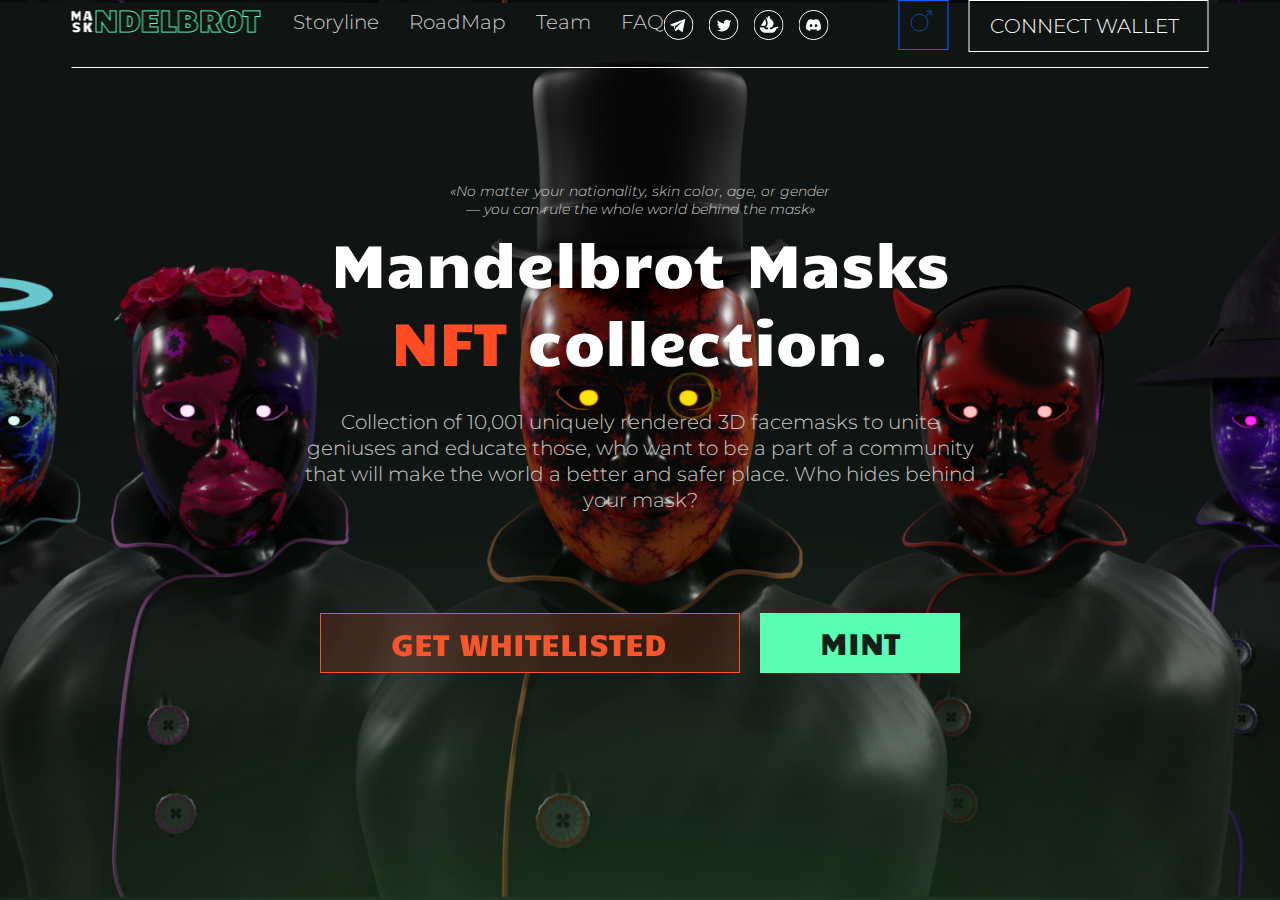
<file: lesson10/index.html>
<!DOCTYPE html>
<html lang="en">
<head>
  <meta charset="UTF-8">
  <meta name="viewport" content="width=device-width, initial-scale=1.0">
  <title>HTML</title>
  <link rel="stylesheet" href="css/style.css">
  <link rel="stylesheet" href="css/fonts.css">
</head>

<body>

  <div class="container">
    
    <div class="menu">
      <div class="menu_item">
        <img class="logo" src="img/logo.png" alt="logo">
        <nav>
          <ul class="navigation">
            <li><a href="#">Storyline</a></li>
            <li><a href="#">RoadMap</a></li>
            <li><a href="#">Team</a></li>
            <li><a href="#">FAQ</a></li>
          </ul>
        </nav>
      </div>

      <div class="menu_item">
        <a href="#"><img class="icon" src="img/telegramm.svg" alt="telegramm"></a>
        <a href="#"><img class="icon" src="img/twitter.svg" alt="twitter"></a>
        <a href="#"><img class="icon" src="img/opensea-seeklogo.svg" alt="opensea-seeklogo"></a>
        <a href="#"><img class="icon" src="img/discord.svg" alt="discord"></a>
        <div class="man"></div>
        <a href="#" class="btn">connect wallet</a>
      </div>
    </div>

  </div>

  <section class="wrap">

    <div class="content">
      <p class="content1">«No matter your nationality, skin color, age, or gender — you can rule the whole world behind the mask»</p>
      <h1 class="title">Mandelbrot Masks <span class="title_text">NFT</span> collection.</h1>
      <p class="content2">Collection of 10,001 uniquely rendered 3D facemasks to unite geniuses and educate those, who want to be a part of a community that will make the world a better and safer place. Who hides behind your mask?</p>
      <div class="buttons">
        <a href="#" class="btn1">get whitelisted</a>
        <a href="#" class="btn2">mint</a>
      </div>
    </div>

    <div class="oval"></div>

  </section>
</body>

</html>
</file>
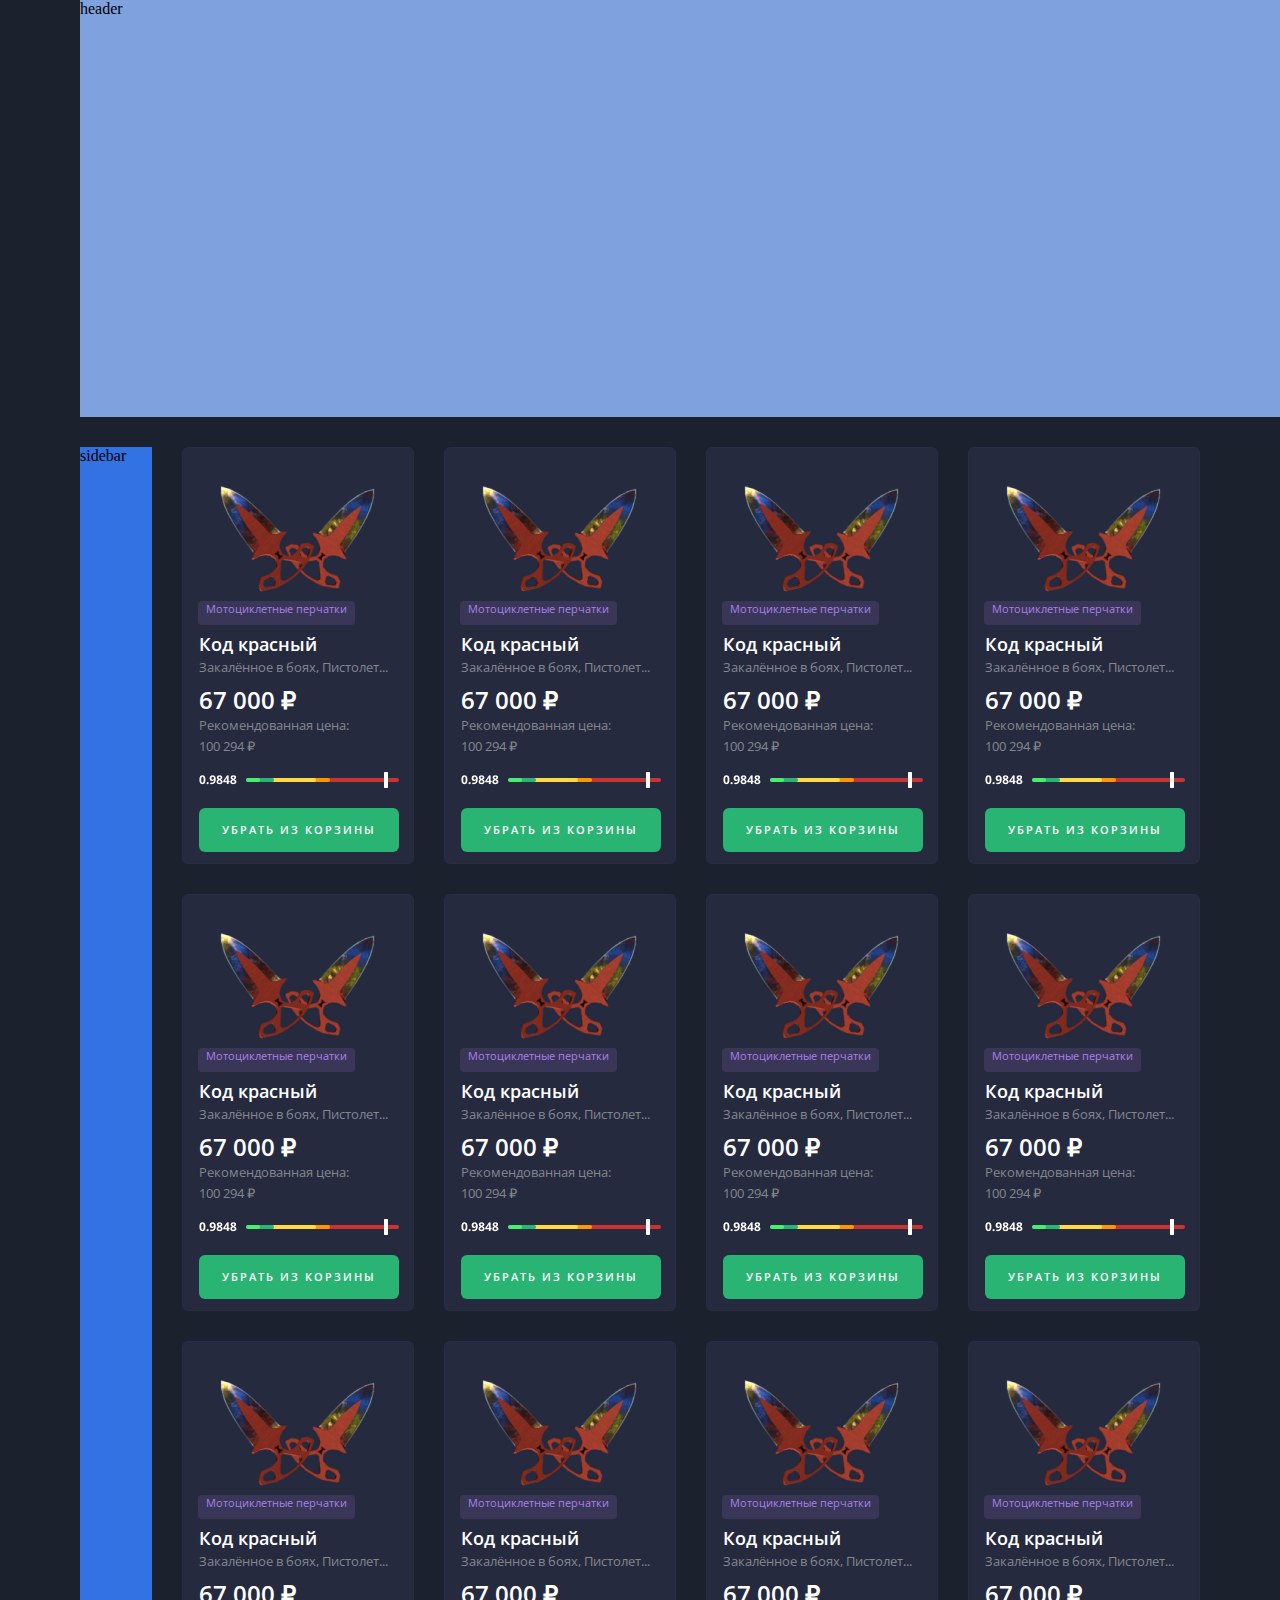
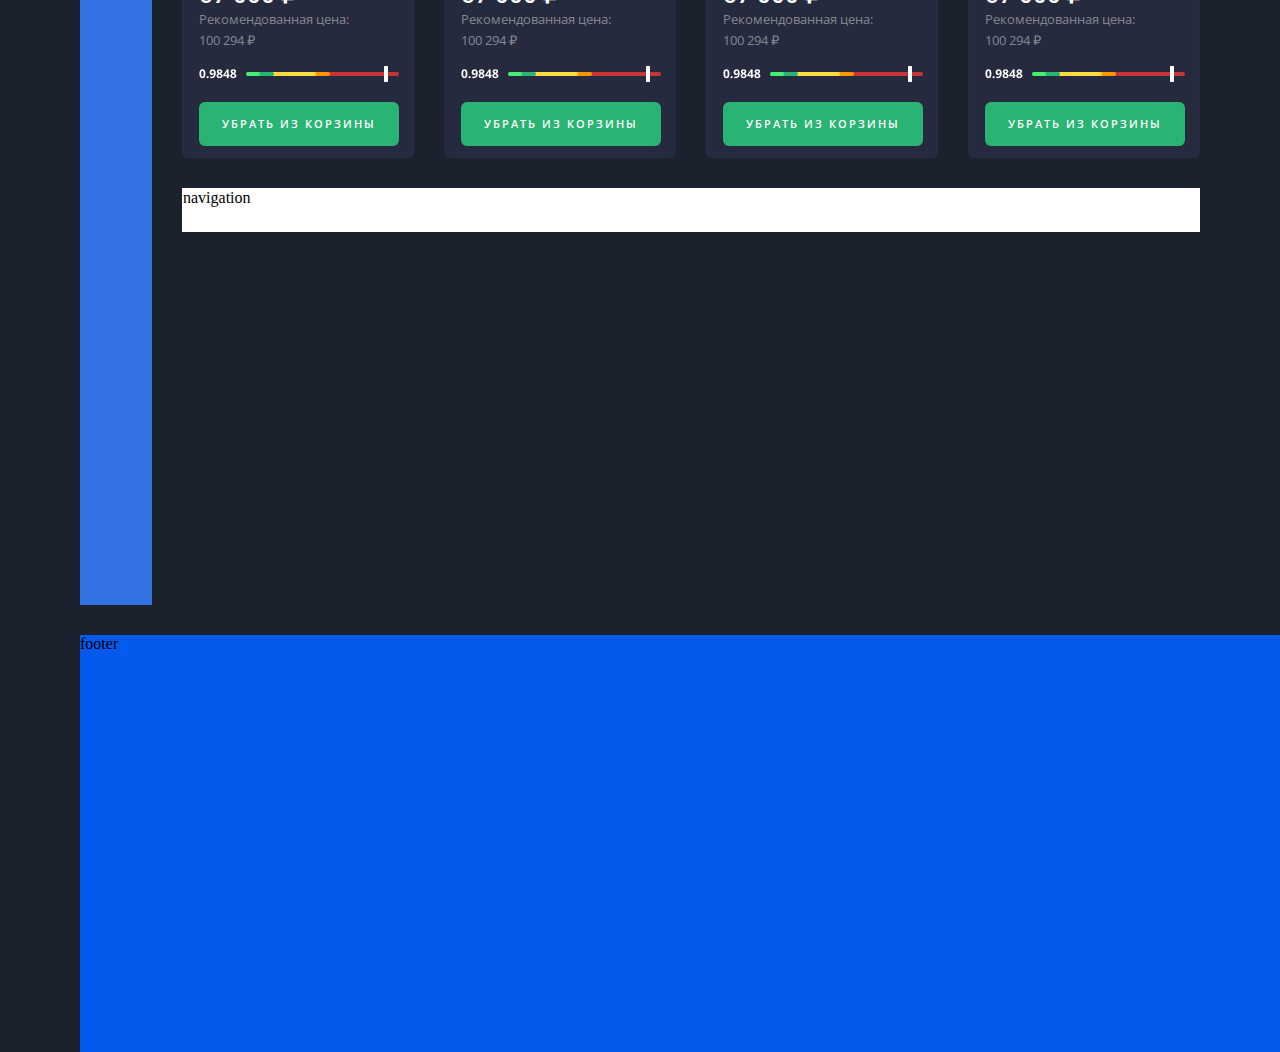
<file: lesson11/index.html>
<!DOCTYPE html>
<html lang="ru">
<head>
  <meta charset="UTF-8">
  <meta name="viewport" content="width=device-width, initial-scale=1.0">
  <title>Lesson11</title>
  <link rel="stylesheet" href="css/style.css">
  <link rel="stylesheet" href="css/fonts.css">
</head>

<body>

<div class="container">

  <div class="grid">

    <div class="grid-item grid-item1">header</div>

    <div class="grid-item grid-item2">sidebar</div>

    <div class="grid-item grid-item3">

      <div class="main-item">
        <img class="main-img" src="img/img1.png" alt="image">
        <div class="main-content">
          <h6 class="main-title">Мотоциклетные перчатки</h6>
          <span class="main-code">Код красный</span>
          <span class="main-information">Закалённое в боях, Пистолет...</span>
          <span class="main-value">67 000 ₽</span>
          <span class="main-information">Рекомендованная цена:</span>
          <span class="main-information">100 294 ₽</span>
          <img class="main-rectangle" src="img/img2.png" alt="rectangle">
          <button class="main-button">убрать из корзины</button>
        </div>
      </div>

      <div class="main-item">
        <img class="main-img" src="img/img1.png" alt="image">
        <div class="main-content">
          <h6 class="main-title">Мотоциклетные перчатки</h6>
          <span class="main-code">Код красный</span>
          <span class="main-information">Закалённое в боях, Пистолет...</span>
          <span class="main-value">67 000 ₽</span>
          <span class="main-information">Рекомендованная цена:</span>
          <span class="main-information">100 294 ₽</span>
          <img class="main-rectangle" src="img/img2.png" alt="rectangle">
          <button class="main-button">убрать из корзины</button>
        </div>
      </div>
    
      <div class="main-item">
        <img class="main-img" src="img/img1.png" alt="image">
        <div class="main-content">
          <h6 class="main-title">Мотоциклетные перчатки</h6>
          <span class="main-code">Код красный</span>
          <span class="main-information">Закалённое в боях, Пистолет...</span>
          <span class="main-value">67 000 ₽</span>
          <span class="main-information">Рекомендованная цена:</span>
          <span class="main-information">100 294 ₽</span>
          <img class="main-rectangle" src="img/img2.png" alt="rectangle">
          <button class="main-button">убрать из корзины</button>
        </div>
      </div>

      <div class="main-item">
        <img class="main-img" src="img/img1.png" alt="image">
        <div class="main-content">
          <h6 class="main-title">Мотоциклетные перчатки</h6>
          <span class="main-code">Код красный</span>
          <span class="main-information">Закалённое в боях, Пистолет...</span>
          <span class="main-value">67 000 ₽</span>
          <span class="main-information">Рекомендованная цена:</span>
          <span class="main-information">100 294 ₽</span>
          <img class="main-rectangle" src="img/img2.png" alt="rectangle">
          <button class="main-button">убрать из корзины</button>
        </div>
      </div>

      <div class="main-item">
        <img class="main-img" src="img/img1.png" alt="image">
        <div class="main-content">
          <h6 class="main-title">Мотоциклетные перчатки</h6>
          <span class="main-code">Код красный</span>
          <span class="main-information">Закалённое в боях, Пистолет...</span>
          <span class="main-value">67 000 ₽</span>
          <span class="main-information">Рекомендованная цена:</span>
          <span class="main-information">100 294 ₽</span>
          <img class="main-rectangle" src="img/img2.png" alt="rectangle">
          <button class="main-button">убрать из корзины</button>
        </div>
      </div>

      <div class="main-item">
        <img class="main-img" src="img/img1.png" alt="image">
        <div class="main-content">
          <h6 class="main-title">Мотоциклетные перчатки</h6>
          <span class="main-code">Код красный</span>
          <span class="main-information">Закалённое в боях, Пистолет...</span>
          <span class="main-value">67 000 ₽</span>
          <span class="main-information">Рекомендованная цена:</span>
          <span class="main-information">100 294 ₽</span>
          <img class="main-rectangle" src="img/img2.png" alt="rectangle">
          <button class="main-button">убрать из корзины</button>
        </div>
      </div>

      <div class="main-item">
        <img class="main-img" src="img/img1.png" alt="image">
        <div class="main-content">
          <h6 class="main-title">Мотоциклетные перчатки</h6>
          <span class="main-code">Код красный</span>
          <span class="main-information">Закалённое в боях, Пистолет...</span>
          <span class="main-value">67 000 ₽</span>
          <span class="main-information">Рекомендованная цена:</span>
          <span class="main-information">100 294 ₽</span>
          <img class="main-rectangle" src="img/img2.png" alt="rectangle">
          <button class="main-button">убрать из корзины</button>
        </div>
      </div>

      <div class="main-item">
        <img class="main-img" src="img/img1.png" alt="image">
        <div class="main-content">
          <h6 class="main-title">Мотоциклетные перчатки</h6>
          <span class="main-code">Код красный</span>
          <span class="main-information">Закалённое в боях, Пистолет...</span>
          <span class="main-value">67 000 ₽</span>
          <span class="main-information">Рекомендованная цена:</span>
          <span class="main-information">100 294 ₽</span>
          <img class="main-rectangle" src="img/img2.png" alt="rectangle">
          <button class="main-button">убрать из корзины</button>
        </div>
      </div>

      <div class="main-item">
        <img class="main-img" src="img/img1.png" alt="image">
        <div class="main-content">
          <h6 class="main-title">Мотоциклетные перчатки</h6>
          <span class="main-code">Код красный</span>
          <span class="main-information">Закалённое в боях, Пистолет...</span>
          <span class="main-value">67 000 ₽</span>
          <span class="main-information">Рекомендованная цена:</span>
          <span class="main-information">100 294 ₽</span>
          <img class="main-rectangle" src="img/img2.png" alt="rectangle">
          <button class="main-button">убрать из корзины</button>
        </div>
      </div>

      <div class="main-item">
        <img class="main-img" src="img/img1.png" alt="image">
        <div class="main-content">
          <h6 class="main-title">Мотоциклетные перчатки</h6>
          <span class="main-code">Код красный</span>
          <span class="main-information">Закалённое в боях, Пистолет...</span>
          <span class="main-value">67 000 ₽</span>
          <span class="main-information">Рекомендованная цена:</span>
          <span class="main-information">100 294 ₽</span>
          <img class="main-rectangle" src="img/img2.png" alt="rectangle">
          <button class="main-button">убрать из корзины</button>
        </div>
      </div>

      <div class="main-item">
        <img class="main-img" src="img/img1.png" alt="image">
        <div class="main-content">
          <h6 class="main-title">Мотоциклетные перчатки</h6>
          <span class="main-code">Код красный</span>
          <span class="main-information">Закалённое в боях, Пистолет...</span>
          <span class="main-value">67 000 ₽</span>
          <span class="main-information">Рекомендованная цена:</span>
          <span class="main-information">100 294 ₽</span>
          <img class="main-rectangle" src="img/img2.png" alt="rectangle">
          <button class="main-button">убрать из корзины</button>
        </div>
      </div>

      <div class="main-item">
        <img class="main-img" src="img/img1.png" alt="image">
        <div class="main-content">
          <h6 class="main-title">Мотоциклетные перчатки</h6>
          <span class="main-code">Код красный</span>
          <span class="main-information">Закалённое в боях, Пистолет...</span>
          <span class="main-value">67 000 ₽</span>
          <span class="main-information">Рекомендованная цена:</span>
          <span class="main-information">100 294 ₽</span>
          <img class="main-rectangle" src="img/img2.png" alt="rectangle">
          <button class="main-button">убрать из корзины</button>
        </div>
      </div>

      <div class="nav">navigation</div>
    
    </div>

    <div class="grid-item grid-item4">footer</div>

  </div>

</div>

</body>

</html>
</file>
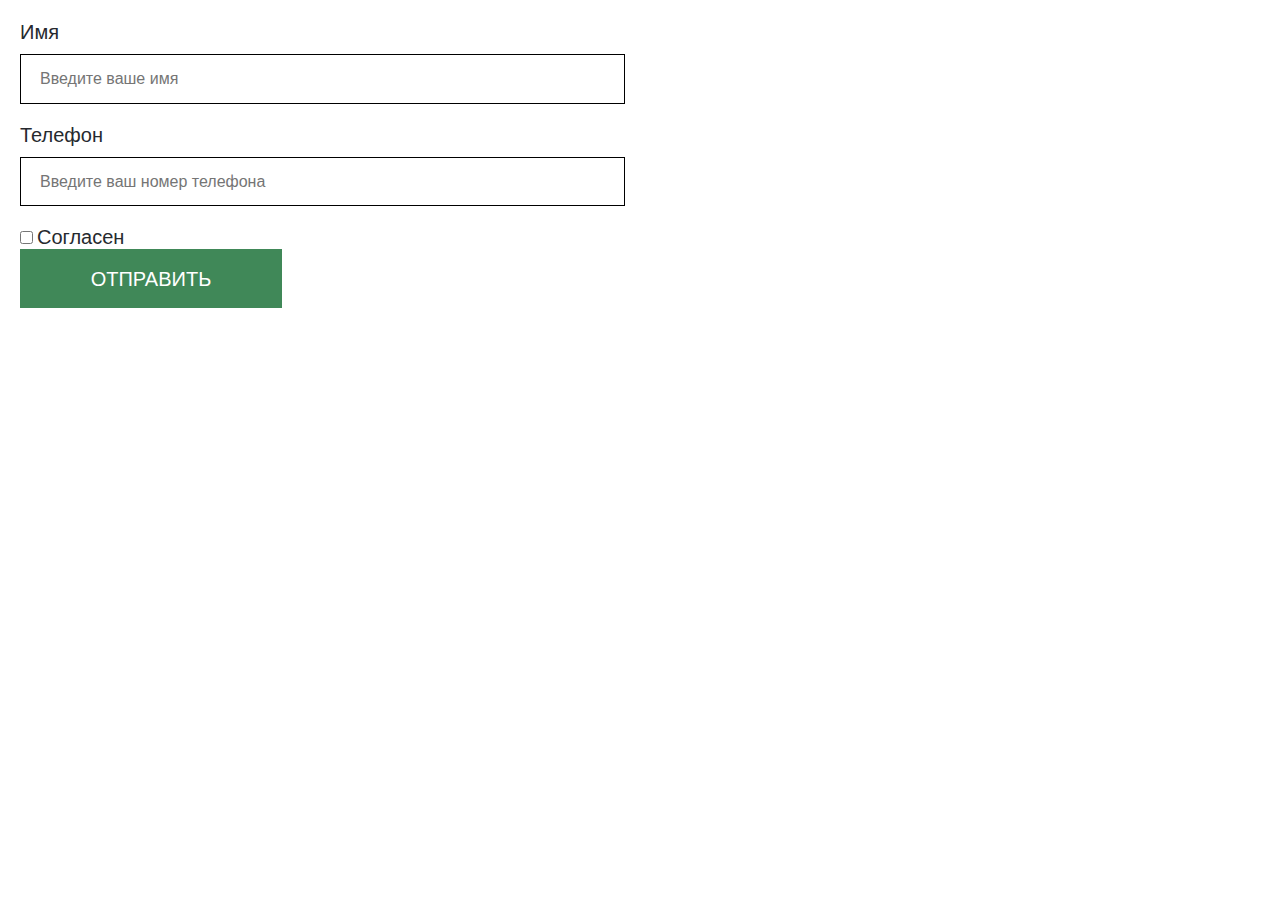
<file: lesson15/index.html>
<!DOCTYPE html>
<html lang="ru">
<head>
  <meta charset="UTF-8">
  <meta name="viewport" content="width=device-width, initial-scale=1.0">
  <title>HTML</title>
  <link rel="stylesheet" href="css/style.css">
</head>

<body>

  <form class="form" action="#" method="post">
    
    <div class="block">
      <label class="text2">Имя<input class="input js-input" type="text" name="name" placeholder="Введите ваше имя"></label>
      <label class="text2">Телефон<input class="input js-input js-input-phone" type="tel" name="tel" placeholder="Введите ваш номер телефона"></label>
      <input type="checkbox" class="checkbox__input js-input-checkbox" name="accord">
      <label class="text2 checkbox__label">Согласен</label>
    </div>

  <input class="btn" type="submit" value="отправить">

  </form>

<script src="js/script.js"></script>
</body>

</html>
</file>
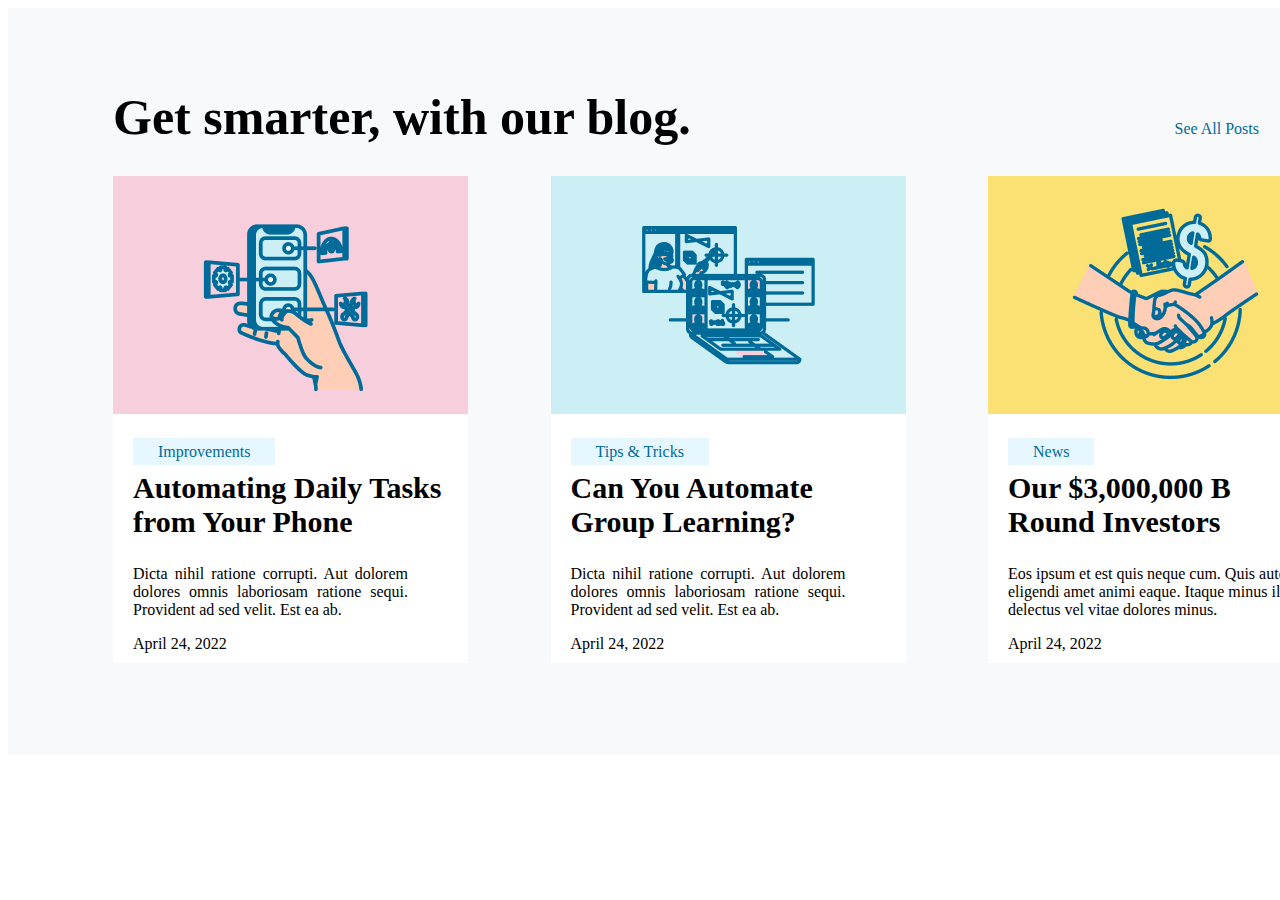
<file: lesson4/index.html>
<!DOCTYPE html>
<html lang="en">
<head>
    <meta charset="UTF-8">
    <title>HTML</title>
    <link rel="stylesheet" href="style.css">
</head>

<body>
  <section class="block">

    <div class="cap">
      <h2 class="txt">Get smarter, with our blog.</h2>
      <a href="">See All Posts</a>
    </div>

    <div class="div1">

      <div class="card">
        <img src="img1.jpg" alt="Описание изображения">
        <div class="div2">
          <span class="unit">Improvements</span>
          <h3 class="txt2">Automating Daily Tasks from Your Phone</h3>
          <p class="txt1">Dicta nihil ratione corrupti. Aut dolorem dolores omnis laboriosam ratione sequi. Provident ad sed velit. Est ea ab.</p>
          <time>April 24, 2022</time>
        </div>
      </div>

      <div class="card">
        <img src="img2.jpg" alt="Описание изображения">
        <div class="div2">
          <span class="unit">Tips & Tricks</span>
          <h3 class="txt2">Can You Automate Group Learning?</h3>
          <p class="txt1">Dicta nihil ratione corrupti. Aut dolorem dolores omnis laboriosam ratione sequi. Provident ad sed velit. Est ea ab.</p>
          <time>April 24, 2022</time>
        </div>
      </div>

      <div class="card">
        <img src="img3.jpg" alt="Описание изображения">
        <div class="div2">
          <span class="unit">News</span>
          <h3 class="txt2">Our $3,000,000 B Round Investors</h3>
          <p>Eos ipsum et est quis neque cum. Quis autem est eligendi amet animi eaque. Itaque minus illo delectus vel vitae dolores minus.</p>
          <time>April 24, 2022</time>
        </div>
      </div>

    </div>
  </section>
</body>

</html>
</file>
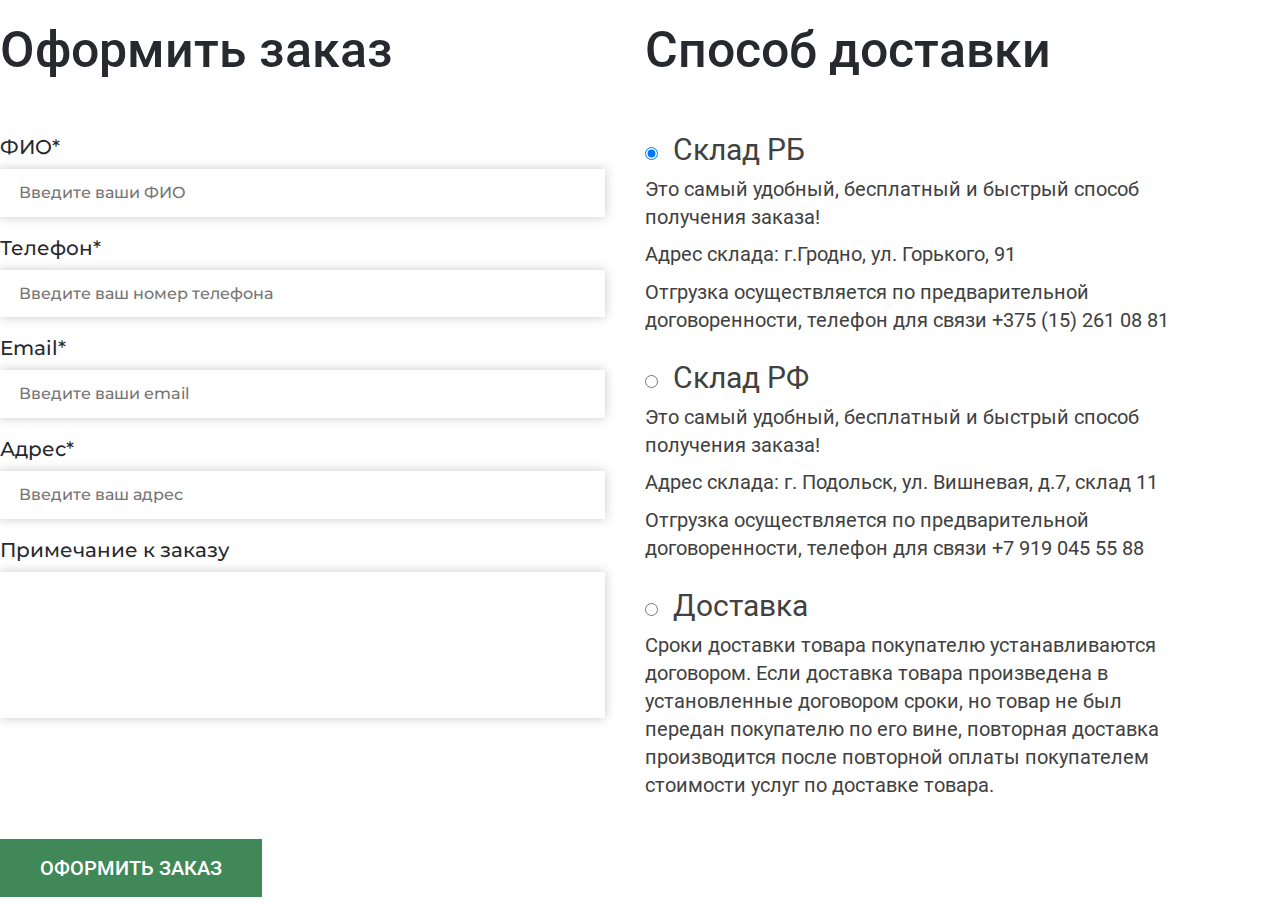
<file: lesson8/index.html>
<!DOCTYPE html>
<html lang="ru">
<head>
  <meta charset="UTF-8">
  <meta name="viewport" content="width=device-width, initial-scale=1.0">
  <title>HTML</title>
  <link rel="stylesheet" href="css/style.css">
  <link rel="stylesheet" href="css/fonts.css">
</head>

<body>

  <form class="forma" action="#" method="post">
    
  <section class="block">
    <div class="block1">
      <h2 class="text1">Оформить заказ</h2>
      <label class="text2">ФИО*<input class="block1_input" type="text" name="username" placeholder="Введите ваши ФИО"></label>
      <label class="text2">Телефон*<input class="block1_input" type="tel" name="tel" placeholder="Введите ваш номер телефона"></label>
      <label class="text2">Email*<input class="block1_input" type="email" name="email" placeholder="Введите ваши email"></label>
      <label class="text2">Адрес*<input class="block1_input" type="text" name="adress" placeholder="Введите ваш адрес"></label>
      <label class="text2">Примечание к заказу<input class="block1_input notation" type="text" name="notation"></label>
    </div>

    <div class="block2">
      <h2 class="text1">Способ доставки</h2>
      <input class="block2_input" type="radio" checked id="delivery1" name="delivery" value="Склад РБ">
      <label class="text4" for="delivery1">Склад РБ</label>
      <p class="text3">Это самый удобный, бесплатный и быстрый способ получения заказа!</p>
      <p class="text3">Адрес склада: г.Гродно, ул. Горького, 91</p>
      <p class="text3 text5">Отгрузка осуществляется по предварительной договоренности, телефон для связи +375 (15) 261 08 81</p>
      <input class="block2_input" type="radio" id="delivery2" name="delivery" value="Склад РФ">
      <label class="text4" for="delivery2">Склад РФ</label>
      <p class="text3">Это самый удобный, бесплатный и быстрый способ получения заказа!</p>
      <p class="text3">Адрес склада: г. Подольск, ул. Вишневая, д.7, склад 11</p>
      <p class="text3 text5">Отгрузка осуществляется по предварительной договоренности, телефон для связи +7 919 045 55 88</p>
      <input class="block2_input" type="radio" id="delivery3" name="delivery" value="Доставка">
      <label class="text4" for="delivery3">Доставка</label>
      <p class="text3">Сроки доставки товара покупателю устанавливаются договором. Если доставка товара произведена в установленные договором сроки, но товар не был передан покупателю по его вине, повторная доставка производится после повторной оплаты покупателем стоимости услуг по доставке товара.</p>
    </div>
  </section> 

    <input class="input" type="submit" value="оформить заказ">

  </form>

</body>

</html>
</file>
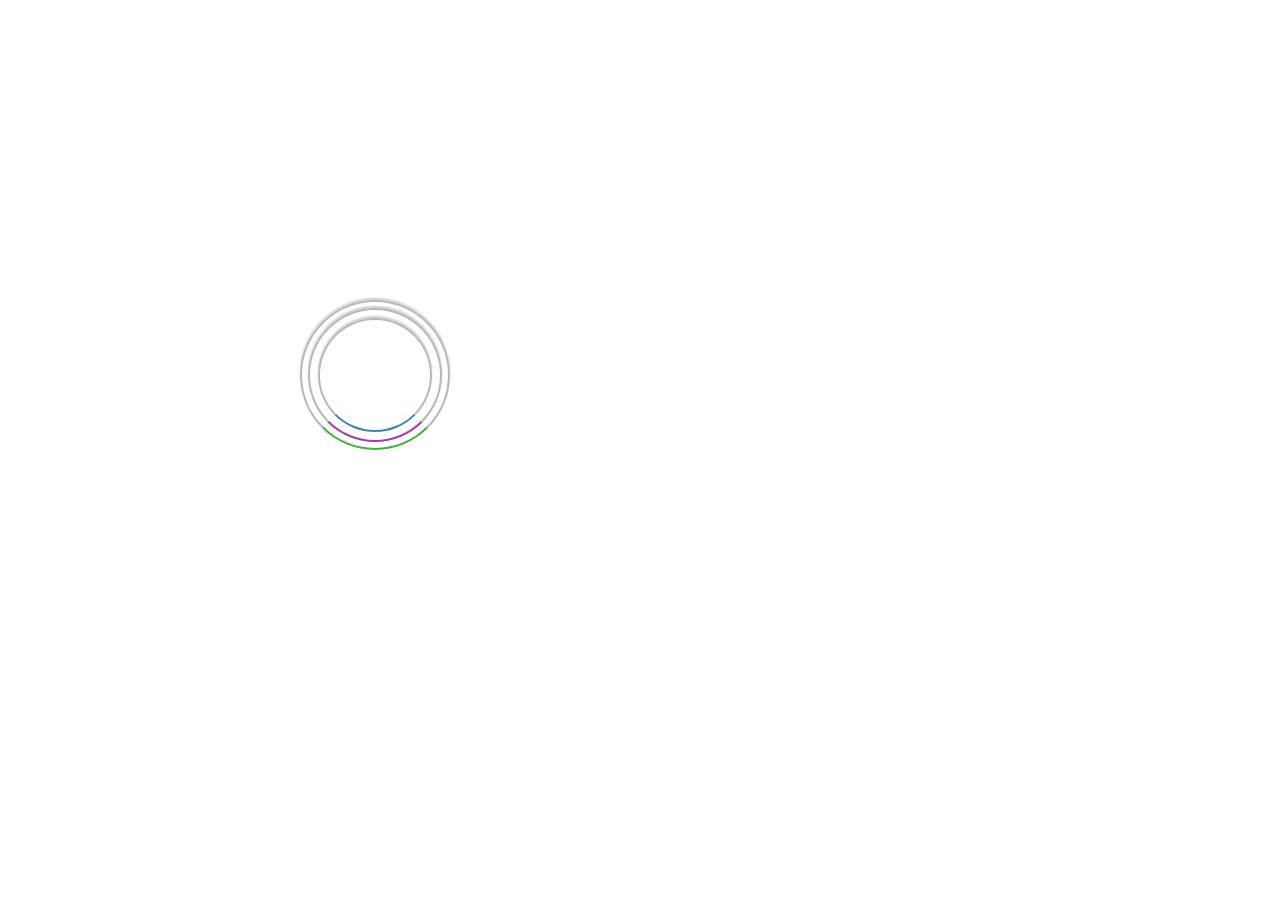
<file: lesson9/index.html>
<!DOCTYPE html>
<html lang="en">
<head>
  <meta charset="UTF-8">
  <meta name="viewport" content="width=device-width, initial-scale=1.0">
  <title>HTML</title>
  <link rel="stylesheet" href="css/style.css">
</head>

<body>
  <div class="wrap"></div>
</body>

</html>
</file>
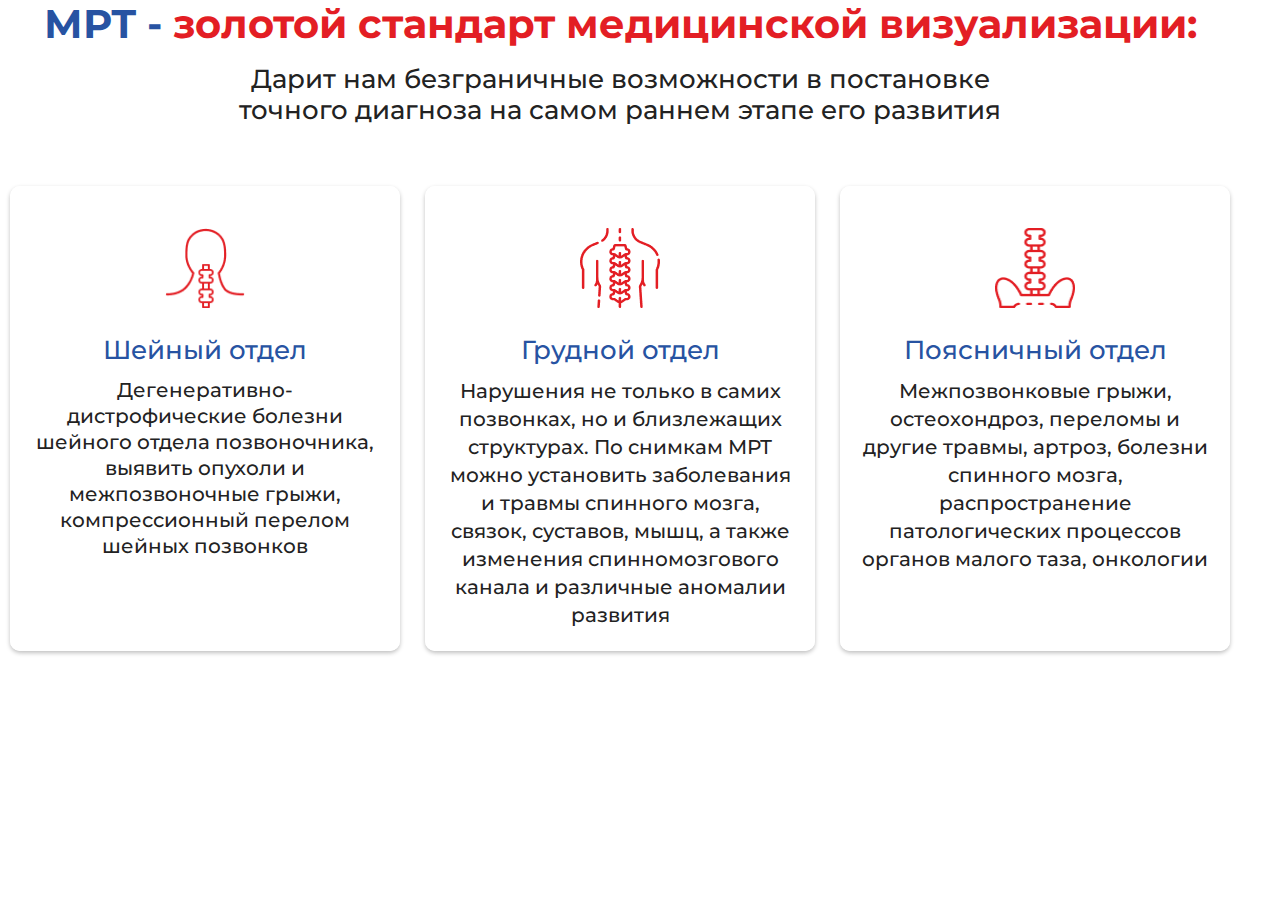
<file: lesson5/html/index.html>
<!DOCTYPE html>
<html lang="ru">

<head>
  <meta charset="UTF-8">
  <title>HTML</title>
  <link rel="stylesheet" href="../css/style.css">
  <link rel="stylesheet" href="../fonts/fonts.css">
</head>

<body>
  <section class="main">
    <h3 class="text1"><span class="text2">мрт -</span> золотой стандарт медицинской визуализации:</h3>
    <p class="text3">Дарит нам безграничные возможности в постановке точного диагноза на самом раннем этапе его развития</p>
  
  <div class="block">
    <div class="block1">
      <img src="../img/img1.png" alt="Изображение" >
      <h4 class="text4em">Шейный отдел</h4>
      <p class="text5em">Дегенеративно-дистрофические болезни шейного отдела позвоночника, выявить опухоли и межпозвоночные грыжи, компрессионный перелом шейных позвонков</p>
    </div>
    <div class="block1">
      <img src="../img/img2.png" alt="Изображение" >
      <h4 class="text4rem">Грудной отдел</h4>
      <p class="text5rem">Нарушения не только в самих позвонках, но и близлежащих структурах. По снимкам МРТ можно установить заболевания и травмы спинного мозга, связок, суставов, мышц, а также изменения спинномозгового канала и различные аномалии развития</p>
    </div>
    <div class="block1">
      <img src="../img/img3.png" alt="Изображение" >
      <h4 class="text4">Поясничный отдел</h4>
      <p class="text5">Межпозвонковые грыжи, остеохондроз, переломы и другие травмы, артроз, болезни спинного мозга, распространение патологических процессов органов малого таза, онкологии</p>
    </div>
  </div>
</section>
</body>

</html>
</file>
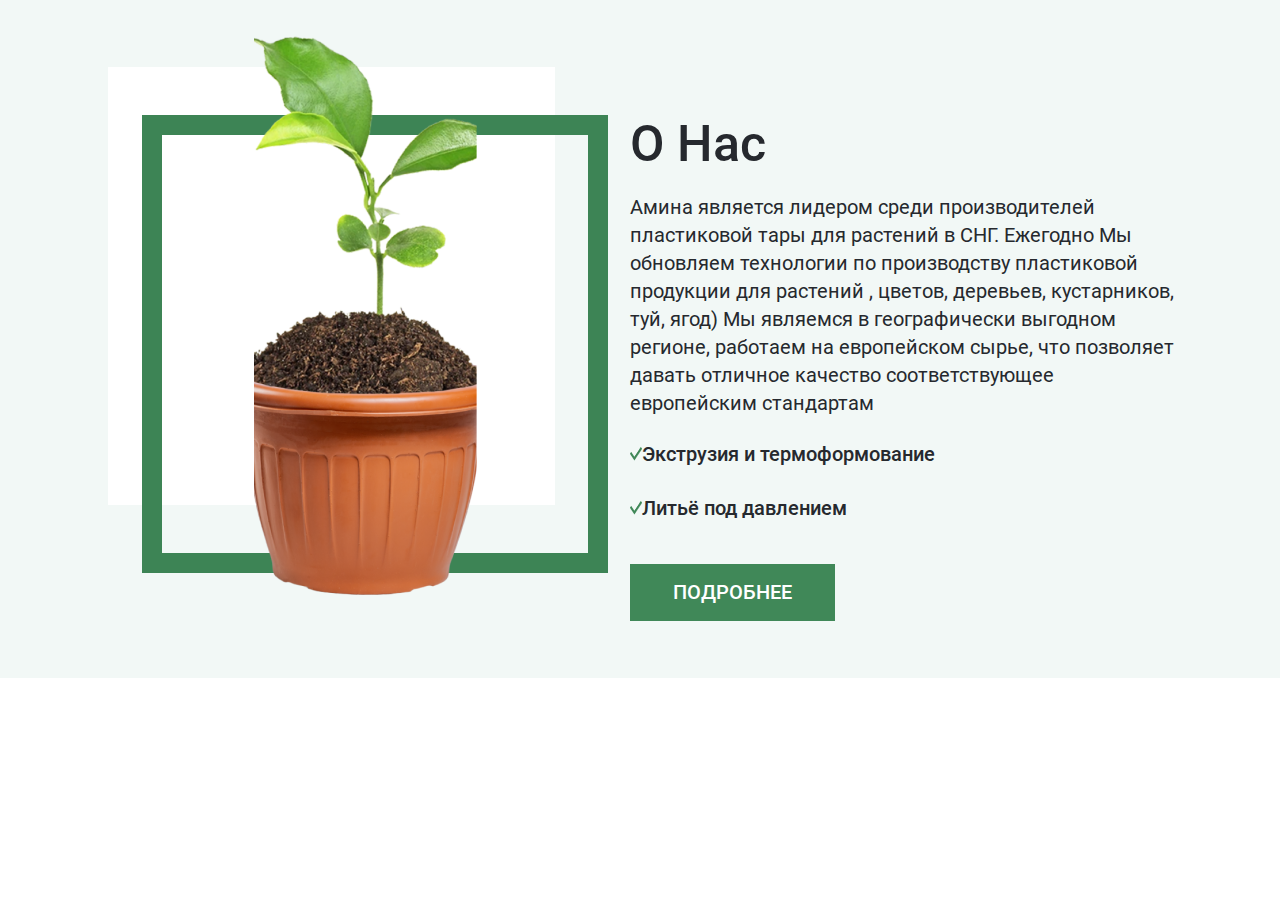
<file: lesson6/html/index.html>
<!DOCTYPE html>
<html lang="ru">

<head>
  <meta charset="UTF-8">
  <title>HTML</title>
  <link rel="stylesheet" href="../css/style.css">
  <link rel="stylesheet" href="../fonts/fonts.css">
</head>

<body>
  <section class="block">
    
    <div class="img-block">
      <img src="../img/img4.png" alt="flower">
    </div>
    
    <div class="content-block">
      <h2 class="text1">О Нас</h2>
      <p class="text2">Амина является лидером среди производителей пластиковой тары для растений в СНГ. Ежегодно Мы обновляем технологии по производству пластиковой продукции для растений , цветов, деревьев, кустарников, туй, ягод) Мы являемся в географически выгодном регионе, работаем на европейском сырье, что позволяет давать отличное качество соответствующее европейским стандартам</p>
      <ul class="list-block">
        <li class="list-block__item">Экструзия и термоформование</li>
        <li class="list-block__item">Литьё под давлением</li>
      </ul>
      <a href="#" class="block-link">подробнее</a>

    </div>

  </section>


</body>

</html>
</file>
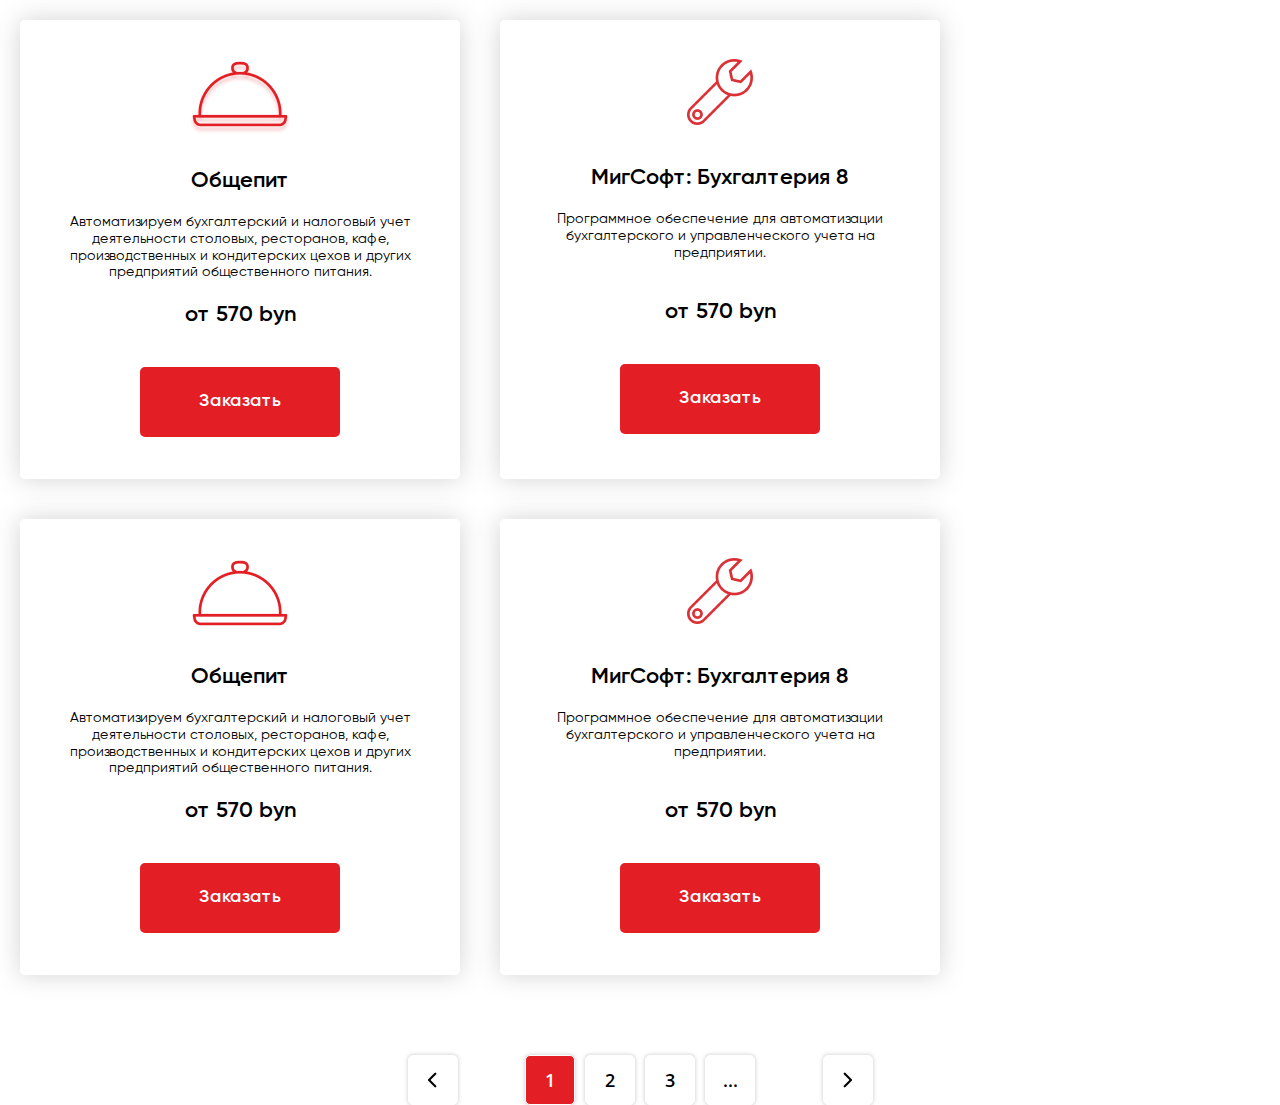
<file: lesson7/html/index.html>
<!DOCTYPE html>
<html lang="ru">

<head>
  <meta charset="UTF-8">
  <title>HTML</title>
  <link rel="stylesheet" href="../css/style.css">
  <link rel="stylesheet" href="../fonts/fonts.css">
</head>

<body>

  <section class="block">
    <div class="block1">
      <img class="image" src="../img/img1.png" alt="Изображение">
      <div class="block2">
        <h4 class="text1">Общепит</h4>
        <p class="text2">Автоматизируем бухгалтерский и налоговый учет деятельности столовых, ресторанов, кафе, производственных и кондитерских цехов и других предприятий общественного питания.</p>
        <span class="text1">от 570 byn</span>
      </div>
      <button class="knopka" type="submit" value="Заказать">Заказать</button>
    </div>

    <div class="block1">
      <img class="image image1" src="../img/img2.png" alt="Изображение">
      <div class="block2">
        <h4 class="text1">МигСофт: Бухгалтерия 8</h4>
        <p class="text2">Программное обеспечение для автоматизации бухгалтерского и управленческого учета на предприятии.</p>
        <span class="text1">от 570 byn</span>
      </div>
      <button class="knopka" type="submit" value="Заказать">Заказать</button>
    </div>

    <div class="block1">
      <img class="image" src="../img/img3.png" alt="Изображение">
      <div class="block2">
        <h4 class="text1">Общепит</h4>
        <p class="text2">Автоматизируем бухгалтерский и налоговый учет деятельности столовых, ресторанов, кафе, производственных и кондитерских цехов и других предприятий общественного питания.</p>
        <span class="text1">от 570 byn</span>
      </div>
      <button class="knopka" type="submit" value="Заказать">Заказать</button>
    </div>

    <div class="block1">
      <img class="image image1" src="../img/img2.png" alt="Изображение">
      <div class="block2">
        <h4 class="text1">МигСофт: Бухгалтерия 8</h4>
        <p class="text2">Программное обеспечение для автоматизации бухгалтерского и управленческого учета на предприятии.</p>
        <span class="text1">от 570 byn</span>
      </div>
      <button class="knopka" type="submit" value="Заказать">Заказать</button>
    </div>

  </section>
  
  <div class="block3">
    <button class="navigate left" type="button"></button>
    <div class="block4">
      <button class="navigate active" type="button">1</button>
      <button class="navigate" type="button">2</button>
      <button class="navigate" type="button">3</button>
      <button class="navigate" type="button">...</button>
    </div>
    <button class="navigate right" type="button"></button>
  </div>

</body>

</html>
</file>
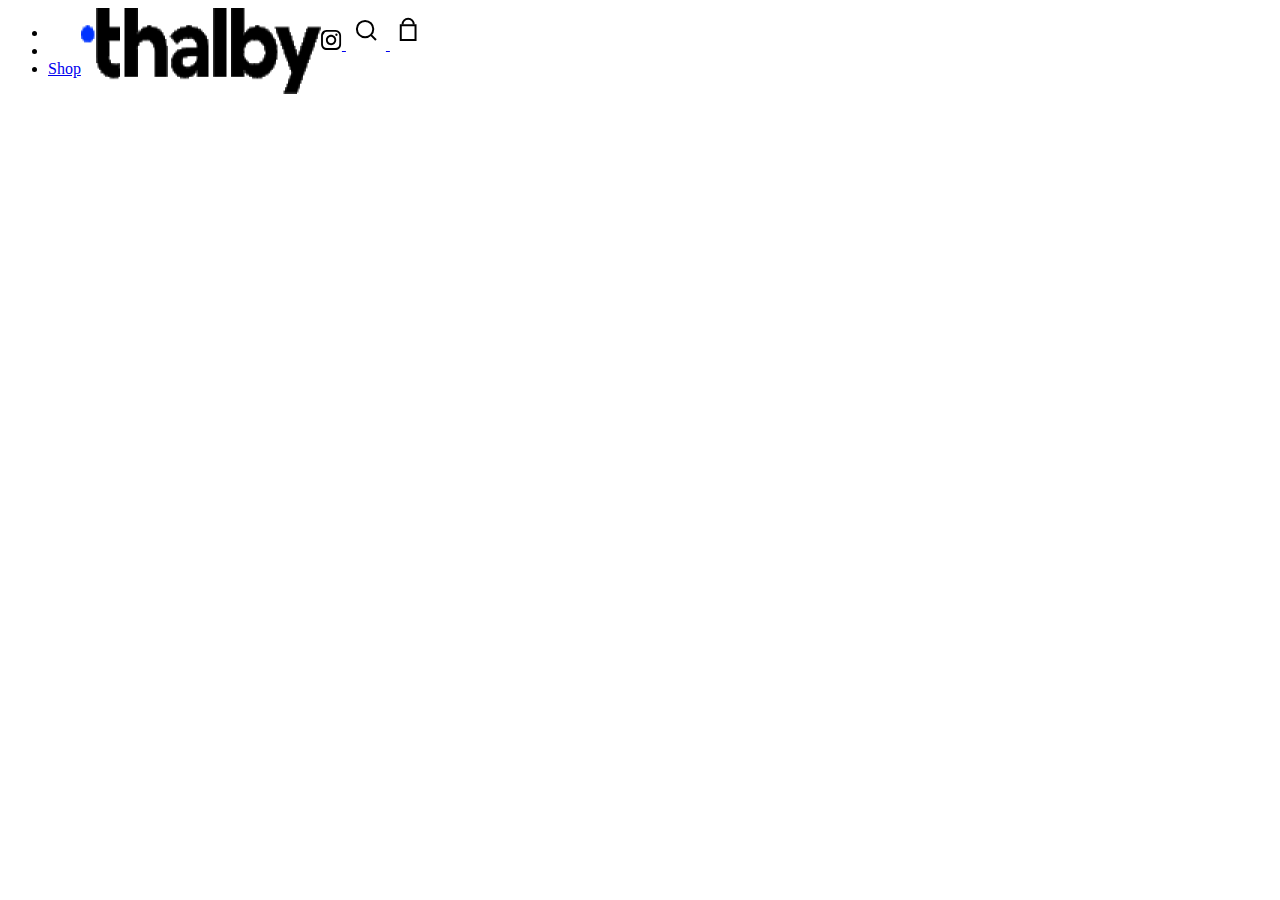
<file: learn/learn.html>
<!DOCTYPE html>
<html lang="en">
<head>
    <meta charset="UTF-8">
    <title>HTML Basics</title>
</head>
<body>

<header style="display: flex;">
    <!-- start header menu -->
    <nav>
        <ul>
            <li>
                <a href=""></a>
            </li>
            <li>
                <a href="#"></a>
            </li>
            <li>
                <a href="#">Shop</a>
            </li>
        </ul>
    </nav>
    <img src="img/Rectangle.png" alt="" title="">
    <div>
        <a href="#" target="_blank" title="">
            <svg width="21" height="20" viewBox="0 0 21 20" fill="none" xmlns="http://www.w3.org/2000/svg">
                <g clip-path="url(#clip0_1_14)">
                <path d="M18.2199 14.13C18.2199 15.38 17.857 16.387 17.132 17.072C16.405 17.758 15.398 18.122 14.188 18.122H5.96195C4.75195 18.122 3.74395 17.758 3.01795 17.072C2.29295 16.347 1.92795 15.339 1.92795 14.089V5.822C1.92795 4.612 5.19195 0.702 5.91695 -0.0240002C2.41195 -0.0220002 0.0749512 2.316 0.0749512 5.822V14.088C0.0749512 15.822 0.638951 17.315 1.76795 18.403C2.85695 19.451 4.30795 19.976 5.96195 19.976H14.188C15.921 19.976 17.3729 19.411 18.4209 18.403C19.51 17.355 20.075 15.863 20.075 14.129V5.822C20.075 4.129 19.51 2.677 18.462 1.629C17.4139 0.54 15.92 -0.0240002 14.228 -0.0240002H5.91995L3.01795 2.88C3.70395 2.194 4.75195 1.831 5.96195 1.831H14.268C15.478 1.831 16.486 2.194 17.212 2.921C17.898 3.646 18.2999 4.654 18.2999 5.823V14.13H18.2199ZM15.357 5.943C15.5133 5.94757 15.6689 5.92073 15.8147 5.86407C15.9605 5.8074 16.0934 5.72206 16.2056 5.61311C16.3178 5.50415 16.4069 5.37379 16.4679 5.22974C16.5288 5.0857 16.5601 4.93089 16.5601 4.7745C16.5601 4.61811 16.5288 4.4633 16.4679 4.31926C16.4069 4.17521 16.3178 4.04485 16.2056 3.93589C16.0934 3.82693 15.9605 3.7416 15.8147 3.68493C15.6689 3.62827 15.5133 3.60143 15.357 3.606C15.053 3.61489 14.7644 3.7419 14.5525 3.96007C14.3407 4.17823 14.2221 4.47038 14.2221 4.7745C14.2221 5.07862 14.3407 5.37077 14.5525 5.58893C14.7644 5.8071 15.053 5.93411 15.357 5.943ZM10.075 13.283C9.1991 13.2791 8.36024 12.9294 7.74091 12.31C7.12158 11.6907 6.7719 10.8519 6.76795 9.976C6.7719 9.10014 7.12158 8.26129 7.74091 7.64196C8.36024 7.02263 9.1991 6.67295 10.075 6.669C10.9508 6.67295 11.7897 7.02263 12.409 7.64196C13.0283 8.26129 13.378 9.10014 13.382 9.976C13.3777 10.8517 13.0279 11.6903 12.4086 12.3094C11.7893 12.9285 10.9506 13.2781 10.075 13.282V13.283ZM10.075 4.815C7.25295 4.815 4.91395 7.113 4.91395 9.976C4.9121 10.6543 5.04434 11.3262 5.30305 11.9532C5.56176 12.5802 5.94184 13.1499 6.42145 13.6295C6.90106 14.1091 7.47074 14.4892 8.09774 14.7479C8.72473 15.0066 9.39668 15.1388 10.075 15.137C12.938 15.137 15.235 12.798 15.235 9.977C15.235 7.153 12.897 4.815 10.075 4.815Z" fill="black"/>
                </g>
                <defs>
                <clipPath id="clip0_1_14">
                <rect width="21" height="20" fill="white"/>
                </clipPath>
                </defs>
            </svg>
            <svg width="40" height="40" viewBox="0 0 40 40" fill="none" xmlns="http://www.w3.org/2000/svg">
                <path d="M24.873 24.884L29.965 29.976" stroke="black" stroke-width="2" stroke-miterlimit="20"/>
                <path d="M27.273 19.088C27.273 21.262 26.4094 23.3469 24.8722 24.8842C23.3349 26.4214 21.25 27.285 19.076 27.285C16.902 27.285 14.8171 26.4214 13.2799 24.8842C11.7426 23.3469 10.879 21.262 10.879 19.088C10.879 16.914 11.7426 14.8291 13.2799 13.2918C14.8171 11.7546 16.902 10.891 19.076 10.891C21.25 10.891 23.3349 11.7546 24.8722 13.2918C26.4094 14.8291 27.273 16.914 27.273 19.088Z" stroke="black" stroke-width="2" stroke-miterlimit="20"/>
            </svg>
            <svg width="36" height="42" viewBox="0 0 36 42" fill="none" xmlns="http://www.w3.org/2000/svg">
                <path d="M12.5179 16.4C12.5179 14.9059 13.1115 13.473 14.168 12.4165C15.2244 11.36 16.6573 10.7665 18.1514 10.7665C19.6455 10.7665 21.0784 11.36 22.1349 12.4165C23.1914 13.473 23.7849 14.9059 23.7849 16.4" stroke="black" stroke-width="2" stroke-miterlimit="20"/>
                <path d="M25.534 31.976H10.769V17.211H25.534V31.976Z" stroke="black" stroke-width="2" stroke-miterlimit="20"/>
            </svg>
                                
        </a>
    </div>
<!-- end header menu -->
</header>
<section></section>
<section></section>
<section></section>
<section></section>
<section></section>
<section></section>
<main></main>
<footer></footer>
</body>
</html>
</file>
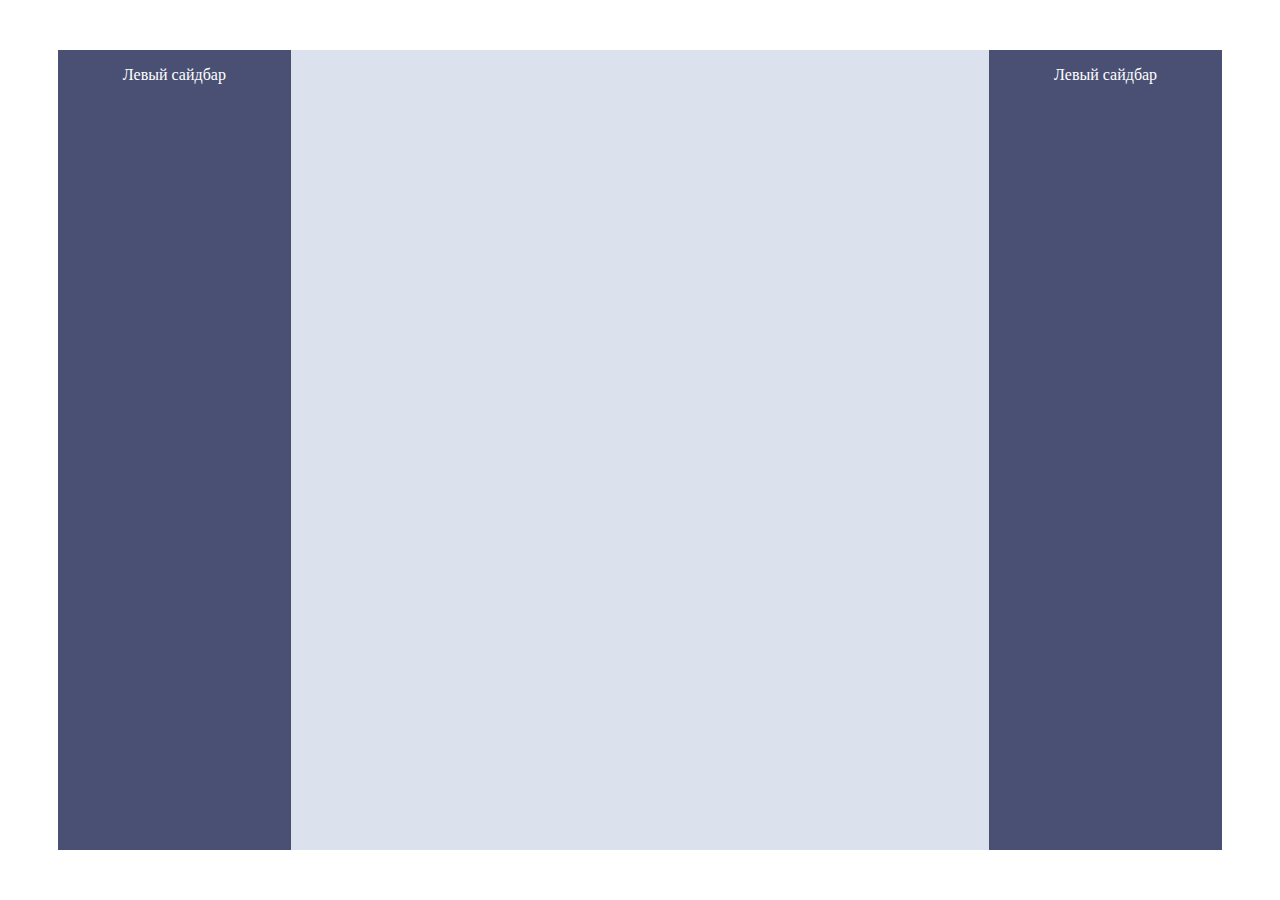
<file: lesson1/lesson1.html>
<!DOCTYPE html>
<html lang="ru">
<head>
  <meta charset="UTF-8">
  <title>HTML Basics</title>
</head>
<body>
<main class="content">
  <aside class="left">
    <p>Левый сайдбар</p>
  </aside>
  <aside class="right">
    <p>Левый сайдбар</p>
  </aside>
</main>

</body>


<style>
  .right {
    width: 20%;
    height: 100%;
    background-color: #4A5073;
  }

  .left {
    width: 20%;
    height: 100%;
    background-color: #4A5073;
  }

  .content {
    width: calc(100% - 100px);
    margin: 50px;
    height: calc(100vh - 100px);
    background-color: #DBE2EE;
    display: flex;
    flex-direction: row;
    justify-content: space-between;
    align-content: center;
  }

  p {
    text-align: center;
    color: #fff;
  }
</style>
</html>
</file>
<file: lesson10/css/style.css>
@media (max-width: 1160px) {
  .icon {
    display: none;
  }
}

@media (max-width: 956px) {
  .man {
    display: none;
  }
}

@media (max-width: 833px) {
  .menu {
    display: flex;
    flex-wrap: wrap;
    gap: 15px;
  }
}

* {
  margin: 0;
  padding: 0;
  border: 0;
  box-sizing: border-box;
}

li {
  list-style: none;
}

a {
  text-decoration: none;
}

html {
  background: #101413;
  background-image: url(../img/img1.png);
  background-position: center center;
  background-attachment: fixed;
}

.wrap {
  width: 100%;
  max-width: 680px;
  padding-top: 182px;
  position: relative;
  margin: auto;
}

.container {
  position: absolute;
  top: 10px;
  left: 50%;
  transform: translateX(-50%);
}

.menu {
  max-width: 1300px;
  width: 100%;
  border-bottom: 1px solid #fff;
  display: flex;
  justify-content: space-between;
  align-items: flex-start;
}

.logo {
  margin-right: 32px;
}

.menu_item {
  display: flex;
  align-items: flex-start;
}

.navigation {
  display: flex;
  gap: 30px;
}

.navigation a {
  font: 300 20px/24px 'Montserrat', sans-serif;
  color: #cbcbcb;
}

.icon {
  margin-right: 15px;
}

.man {
  width: 50px;
  height: 50px;
  border: 1px solid #06F;
  background-image: url(../img/man.svg);
  background-repeat: no-repeat;
  background-size: auto;
  padding: 5px;
  margin: -10px 20px 0 55px;
}

.btn {
  text-transform: uppercase;
  font: 300 20px/24px 'Montserrat', sans-serif;
  color: #fff;
  width: 240px;
  padding: 13px 20px;
  border: 1px solid #fff;
  display: inline-block;
  margin-top: -10px;
  margin-bottom: 15px;
}

.content1 {
  width: 391px;
  font: 300 14px/18.2px 'Montserrat', sans-serif;
  font-style: italic;
  margin: auto;
  color: #CBCBCB;
  text-align: center;
}

.title {
  width: 680px;
  font: 400 60px/78px 'Candal', sans-serif;
  color: #fff;
  margin-top: 5px;
  text-align: center;
}

.title_text {
  color: #FF4C24;
}

.content2 {
  width: 679px;
  font: 300 20px/26px 'Montserrat', sans-serif;
  color: #CBCBCB;
  margin: 30px auto 100px;
  text-align: center;
}

.buttons {
  display: flex;
  justify-content: center;
  gap: 20px;
}

.btn1 {
  text-transform: uppercase;
  font: 400 30px/30px 'Candal', sans-serif;
  color: #FF4C24;
  width: 420px;
  height: 60px;
  border: 1px solid #FF4C24;
  background: rgba(255, 76, 36, 0.15);
  backdrop-filter: blur(10px);
  display: inline-block;
  padding: 14px 70px 16px;
}

.btn2 {
  text-transform: uppercase;
  font: 400 30px/30px 'Candal', sans-serif;
  color: #101413;
  width: 200px;
  height: 60px;
  background: #59FFB7;
  display: inline-block;
  padding: 14px 60px;
}

.oval {
  width: 1300px;
  height: 260px;
  border-radius: 1300px;
  background: linear-gradient(180deg, rgba(32, 255, 215, 0.40) 0%, rgba(237, 255, 32, 0.40) 100%);
  filter: blur(250px);
  position: fixed;
  top: 100%;
  left: 50%;
  transform: translateX(-50%);
}
</file>
<file: lesson10/css/fonts.css>
@font-face {
  font-family: 'Candal';
  src: url('../fonts/Candal-Regular.ttf') format('truetype');
  font-weight: 400;
  font-style: normal;
  font-display: swap;
}  

@font-face {
  font-family: 'Montserrat';
  src: url('../fonts/Montserrat-Light.ttf') format('truetype');
  font-weight: 300;
  font-style: normal;
  font-display: swap;
}

@font-face {
  font-family: 'Montserrat';
  src: url('../fonts/Montserrat-LightItalic.ttf') format('truetype');
  font-weight: 300;
  font-style: italic;
  font-display: swap;
}
</file>
<file: lesson11/css/style.css>
* {
  margin: 0;
  padding: 0;
  border: 0;
  box-sizing: border-box;
}

li {
  list-style: none;
}

.container {
  background: #1B222E;
}

.grid {
  display: grid;
  max-width: 1440px;
  padding-left: 80px;
  margin: 0 auto;
  grid-template-columns: 1fr 4fr;
  grid-template-rows: 1fr auto 1fr;
  gap: 30px;
}

.grid-item1 {
  grid-row: 1 / 2;
  grid-column: 1 / 3;
  background: #7fa2df;
  min-height: 417px;
}

.grid-item2 {
  grid-row: 2 / 3;
  grid-column: 1 / 2;
  background: #3272e2;
}

.grid-item3 {
  display: grid;
  padding-right: 80px;
  grid-template-columns: repeat(4, [col] 1fr);
  grid-template-rows: repeat(4, [row] 1fr);
  gap: 30px;
}

.grid-item4 {
  grid-row: 3 / 4;
  grid-column: 1 / 3;
  background: #055aee;
  min-height: 417px;
}

.main-item {
  width: 232px;
  height: 417px;
  border-radius: 6px;
  border: 1px solid rgba(167, 130, 233, .03);
  background: #262a3e;
  position: relative;
}

.main-content {
  padding-left: 16px;
}

.main-title {
  position: absolute;
  top: 153px;
  left: 15px;
  text-align: center;
  width: 157px;
  height: 24px;
  border-radius: 4px;
  background: rgba(167, 130, 233, .15);
  font: 400 11px/16px 'OpenSans', sans-serif;
  color: #A782E9;
  margin-bottom: 4px;
}

.main-code {
  display: block;
  margin-bottom: 4px;
  font: 600 18px/22px 'OpenSans', sans-serif;
  color: #fff;
}

.main-information {
  display: block;
  margin-bottom: 4px;
  font: 400 13px/17px 'OpenSans', sans-serif;
  color: #83878F;
}

.main-value {
  display: block;
  margin: 12px 0 5px 0;
  font: 700 24px/1 'OpenSans', sans-serif;
  color: #fff;
}

.main-rectangle {
  margin-top: 12px;
}

.main-button {
  width: 200px;
  height: 44px;
  margin: 16px 0 16px 0;
  text-align: center;
  font: 600 11px/20px 'OpenSans', sans-serif;
  color: #fff;
  background: #29B474;
  border-radius: 6px;
  text-transform: uppercase;
  letter-spacing: 2px;
}

.nav {
  grid-row: 4 / 5;
  grid-column: 1 / 5;
  margin-bottom: 373px;
  border: 1px solid #fff;
  background: #fff;
}

@media (max-width: 1274px) {
  .grid-item3 {
    grid-template-columns: repeat(3, 1fr);
    padding-right: 0;
  }
  .nav {
    grid-row: 5 / 6;
    grid-column: 1 / 4;
  }
}

@media (max-width: 935px) {
  .grid-item3 {
    grid-template-columns: repeat(2, 1fr);
  }
  .nav {
    grid-row: 7 / 8;
    grid-column: 1 / 3;
  }
}
</file>
<file: lesson11/css/fonts.css>
@font-face {
  font-family: 'OpenSans';
  src: url('../fonts/OpenSans-Regular.ttf') format('truetype');
  font-weight: 400;
  font-style: normal;
  font-display: swap;
}
  
@font-face {
  font-family: 'OpenSans';
  src: url('../fonts/OpenSans-SemiBold.ttf') format('truetype');
  font-weight: 600;
  font-style: normal;
  font-display: swap;
}
</file>
<file: lesson15/css/style.css>
* {
  margin: 0;
  padding: 0;
  border: 0;
  box-sizing: border-box;
}

li {
  list-style: none;
}

.form {
  width: 100%;
  padding: 20px;
}

.block {
  width: 605px;
}

.input {
  width: 605px;
  border: 1px solid #000;
  margin: 10px 0 19px 0;
  font: 500 16px/19.2px 'Montserrat', sans-serif;
  color: #C4C4C4;
  padding: 14px 0 14.5px 19px;
}

.btn {
  background: #408858;
  width: 262px;
  height: 58.4px;
  font: 500 20px/24px 'Roboto', sans-serif;
  color: #fff;
  text-align: center;
  text-transform: uppercase;
}

.input.error {
  border-color: red;
}

.checkbox__input.error + .checkbox__label {
  color: red;
}

.text2 {
  font: 500 20px/24px 'Montserrat', sans-serif;
  color: #26292E;
}
</file>
<file: lesson4/style.css>
.block {
    width: 1230px;
    height: 587px;
    background-color: #f8f9fb;
    padding: 80px 105px;
}

a {
    text-decoration: none;
    color: #006b99;
    padding: 8px 27px;
}

.cap {
    width: 1173px;
    padding-bottom: 30px;
    display: flex;
    justify-content: space-between;
    align-items: baseline;
}

.txt {
    margin: 0;
    font-size: 50px;
}

.txt1 {
    text-align: justify;
    padding-right: 40px;
}

.txt2 {
    font-size: 30px;
    margin: 0;
    padding: 10px 0px;
}

.div1 {
    display: flex;
    justify-content: space-between;
}

.card {
    width: 355px;
    height: 487px;
    background-color: white;
}

img {
    height: 238px;
}

.div2 {
    padding: 25px 20px;
}

.unit {
    width: 122px;
    height: 22px;
    margin: 25px 0 0 0;
    padding: 5px 25px;
    background-color: #e6f7ff;
    text-align: center;
    color: #006b99;
}
</file>
<file: lesson8/css/style.css>
@media (max-width: 1280px) {
  .block {
    display: flex;
    flex-wrap: wrap;
  }
  .input {
    margin-top: 40px;
  }
}

* {
  margin: 0;
  padding: 0;
  border: 0;
  box-sizing: border-box;
}

li {
  list-style: none;
}

.forma {
  width: 100%;
  padding: 20px calc(50% - 640px);
  display: flex;
  flex-direction: column;
  align-items: flex-start;
}

.block {
  display: flex;
  justify-content: start;
  gap: 40px;
  align-items: flex-start;
}

.block1 {
  width: 605px;
}

.block1_input {
  width: 605px;
  box-shadow: 0px 0px 10px 0px rgba(38, 41, 46, 0.25);
  margin: 10px 0 19px 0;
  font: 500 16px/19.2px 'Montserrat', sans-serif;
  color: #C4C4C4;
  padding: 14px 0 14.5px 19px;
}

.input {
  background: #408858;
  width: 262px;
  height: 58.4px;
  font: 500 20px/24px 'Roboto', sans-serif;
  color: #fff;
  text-align: center;
  text-transform: uppercase;
}

.notation {
  height: 146px;
}

.block2 {
  width: 635px;
}

.text3 {
  width: 559px;
  color: #414141;
  font: 400 20px/28px 'Roboto', sans-serif;
  margin-top: 9.7px;
}

.text1 {
  font: 500 50px/60px 'Roboto', sans-serif;
  color: #26292E;
  margin-bottom: 55px;
}

.text2 {
  font: 500 20px/24px 'Montserrat', sans-serif;
  color: #26292E;
}

.text4 {
  font: 400 30px/1 'Roboto', sans-serif;
  color: #414141;
  margin-left: 11.3px;
}

.text5 {
  margin-bottom: 29px;
}
</file>
<file: lesson8/css/fonts.css>
@font-face {
  font-family: 'Roboto';
  src: url('../fonts/Roboto-Regular.ttf') format('truetype');
  font-weight: 400;
  font-style: normal;
  font-display: swap;
}
  
@font-face {
  font-family: 'Roboto';
  src: url('../fonts/Roboto-Medium.ttf') format('truetype');
  font-weight: 500;
  font-style: normal;
  font-display: swap;
}  

@font-face {
  font-family: 'Montserrat';
  src: url('../fonts/Montserrat-Medium.ttf') format('truetype');
  font-weight: 500;
  font-style: normal;
  font-display: swap;
}
</file>
<file: lesson9/css/style.css>
* {
  margin: 0;
  padding: 0;
  border: 0;
  box-sizing: border-box;
}

li {
  list-style: none;
}

.wrap {
  margin: 300px;
  width: 150px;
  height: 150px;
  border: 2px solid rgb(184, 184, 184);
  border-radius: 50%;
  border-bottom: 2px solid  rgb(69, 177, 60);
  box-shadow: 0 -2px 2px rgba(0, 0, 0, .2);
  position: relative;
  animation: rotation 3s linear infinite;
}

.wrap::before {
  content: '';
  top: 6px;
  left: 6px;
  width: 130px;
  height: 130px;
  border-radius: 50%;
  border: 2px solid rgb(184, 184, 184);
  border-bottom: 2px solid rgb(163, 60, 177);
  box-shadow: 0 -2px 2px rgba(0, 0, 0, .2);
  position: absolute;
  animation: rotation 2s linear infinite;
}

.wrap::after {
  content: '';
  top: 16px;
  left: 16px;
  width: 110px;
  height: 110px;
  border-radius: 50%;
  border: 2px solid rgb(184, 184, 184);
  border-bottom: 2px solid rgb(60, 130, 177);
  box-shadow: 0 -2px 2px rgba(0, 0, 0, .2);
  position: absolute;
  animation: rotation 1s linear infinite;
}

@keyframes rotation {
  0% {
    transform: rotate(0deg);
  }
  100% {
    transform: rotate(360deg);
  }
}
</file>
<file: lesson5/css/style.css>
html{
  font-size: 1px;
}

*, ::after, ::before {
  margin: 0;
  padding: 0;
  border: 0;
  box-sizing: border-box;
}

.main {
  width: 1220px;
  text-align: center;
  margin-left: 10px;
}

.text1 {
  width: 1160px;
  font: 700 40px/48.76px "Montserrat", sans-serif;
  color: #e31e24;
  margin: auto;
}

.text2 {
  color: #2753a2;
  text-transform: uppercase;
}

.text3 {
  width: 773px;
  font: 500 26px/31.2px "Montserrat", sans-serif;
  color: #222;
  margin: auto;
  margin-top: 15px;
}

.block {
  display: flex;
  justify-content: space-between;
  margin-top: 60px;
}

.block1 {
  width: 390px;
  padding: 40px 0 20px 0;
  border: 2.2px solid #fff;
  border-radius: 10px;
  box-shadow: 0 2px 4px 0 rgba(0, 0, 0, 0.25);
  font-size: 26px;
}

.text4 {
  font: 500 26px/31.7px "Montserrat", sans-serif;
  margin: 20px 0 10px 0;
  color: #2753a2;
}

.text5 {
  font: 500 20px/28px "Montserrat", sans-serif;
  color: #222;
  width: 350px;
  margin: auto;
}


.text4em {
  font: 500 1em/1.22em "Montserrat", sans-serif;
  margin: 20px 0 10px 0;
  color: #2753a2;
}

.text5em {
  font: 500 .77em/1.3em "Montserrat", sans-serif;
  color: #222;
  width: 350px;
  margin: auto;
}

.text4rem {
  font: 500 26rem/31.7rem "Montserrat", sans-serif;
  margin: 20px 0 10px 0;
  color: #2753a2;
}

.text5rem {
  font: 500 20rem/28rem "Montserrat", sans-serif;
  color: #222;
  width: 350px;
  margin: auto;
}

img {
  width: 80px;
  height: 80px;
}
</file>
<file: lesson5/fonts/fonts.css>
@font-face {
  font-family: 'Montserrat';
  src: url('Montserrat-Medium.ttf') format('truetype');
  font-weight: 500;
  font-style: normal;
  font-display: swap;
}

@font-face {
  font-family: 'Montserrat';
  src: url('Montserrat-Bold.ttf') format('truetype');
  font-weight: 700;
  font-style: normal;
  font-display: swap;
}

@font-face {
  font-family: 'Montserrat';
  src: url('Montserrat-Light.ttf') format('truetype');
  font-weight: 300;
  font-style: normal;
  font-display: swap;
}

@font-face {
  font-family: 'Montserrat';
  src: url('Montserrat-Regular.ttf') format('truetype');
  font-weight: 400;
  font-style: normal;
  font-display: swap;
}
</file>
<file: lesson6/css/style.css>
* {
  margin: 0;
  padding: 0;
  border: 0;
  box-sizing: border-box;
}

li {
  list-style: none;
}

.block {
  width: 100%;
  padding: 115.34px calc(50% - 640px) 57.33px;
  background-color: #f2f8f6;
  display: flex;
  justify-content: center;
  align-items: flex-start;
}

.img-block {
  width: 446.7px;
  height: 437.3px;
  background: #fff;
  left: -33.3px;
  top: -48.1px;
  position: relative;
}

.img-block::before {
  width: calc(100% - 20px);
  height: calc(100% - 20px);
  content: "";
  border: 20px solid #3d8455;
  position: absolute;
  z-index: 3;
  top: 48.1px;
  left: 33.3px;
}

.img-block img {
  position: absolute;
  z-index: 5; 
  left: 146px;
  top: -49.3px;
}

.content-block {
  padding-left: 42px;
  width: 550px;
}

.text1 {
  font: 500 50px/58.6px "Roboto", sans-serif;
  color: #26292E;
  margin-bottom: 19px;
}

.text2 {
  margin-bottom: 23px;
  width: 550px;
  font: 400 20px/28px "Roboto", sans-serif;
  color: #26292E;
}

.list-block {
  display: flex;
  flex-direction: column;
  justify-content: start;
  align-items: start;
  gap: 13px;
  margin-bottom: 42px;
}

.list-block__item {
  margin-bottom: 13px;
  font: 500 20px/28px "Roboto", sans-serif;
  color: #26292e;
  padding-left: 12px;
  position: relative;
}

.list-block__item::before {
  content: url(../img/img2.png);
  position: absolute;
  left: 0;
}

.list-block__item:last-child {
  margin-bottom: 0;
}

.block-link {
  text-transform: uppercase;
  color: #fff;
  font: 500 20px/24px "Roboto", sans-serif;
  height: 57px;
  background: #408858;
  padding: 0 43px;
  display: inline-flex;
  align-items: center;
  text-decoration: none;
}
</file>
<file: lesson6/fonts/fonts.css>
@font-face {
  font-family: 'Roboto';
  src: url('Roboto-Regular.ttf') format('truetype');
  font-weight: 400;
  font-style: normal;
  font-display: swap;
}

@font-face {
  font-family: 'Roboto';
  src: url('Roboto-Medium.ttf') format('truetype');
  font-weight: 500;
  font-style: normal;
  font-display: swap;
}
</file>
<file: lesson7/css/style.css>
*, ::after, ::before {
  margin: 0;
  padding: 0;
  border: 0;
  box-sizing: border-box;
}

.block {
  display: flex;
  flex-wrap: wrap;
  color: #000;
}

.block1 {
  max-width: 440px;
  width: 100%;
  margin: 20px;
  border: 2px solid #fff;
  border-radius: 5px;
  box-shadow: 0 0 25px rgba(78.04, 78.04, 78.04, 0.25);
  text-align: center;
}

.image {
  margin: 20px 0;
}

.image1 {
  padding: 17px;
}

.block2 {
  display: flex;
  flex-direction: column;
  justify-content: space-between;
  width: 380px;
  height: 158px;
  margin: auto;
  position: relative;
}

.text1 {
  font: 600 22px/24.2px "Gilroy", sans-serif;
}

.text2 {
  font: 400 14px/16.8px "Gilroy", sans-serif;
  position: absolute;
  margin-top: 45px;
}

.knopka {
  width: 200px;
  height: 70px;
  border-radius: 5px;
  background-color: #e31e24;
  font: 600 18px/19.8px "Gilroy", sans-serif;
  color: #fff;
  margin: 40px 0;
}

.block3 {
  width: 465px;
  display: flex;
  justify-content: space-between;
  margin: auto;
  margin-top: 60px;
}

.block4 {
  display: flex;
  gap: 10px;
}

.navigate {
  width: 50px;
  height: 50px;
  font: 600 18px/18px "OpenSans", sans-serif;
  background-color: #fff;
  border: 0.1px solid #fff;
  border-radius: 5px;
  box-shadow: 0 0 4px #c7c7c7;
}

.active {
  background-color: #e31e24;
  color: #fff;
}

.left {
  background-image: url(../img/img4.png);
  background-repeat: no-repeat;
  background-position: center;
}

.right {
  background-image: url(../img/img5.png);
  background-repeat: no-repeat;
  background-position: center;
}

.left:hover {
  background-color: #e31e24;
  background-image: url(../img/img6.png);
  background-repeat: no-repeat;
  background-position: center;
}

.right:hover {
  background-color: #e31e24;
  background-image: url(../img/img7.png);
  background-repeat: no-repeat;
  background-position: center;
}
</file>
<file: lesson7/fonts/fonts.css>
@font-face {
  font-family: 'Gilroy';
  src: url('GilroyRegular.ttf') format('truetype');
  font-weight: 400;
  font-style: normal;
  font-display: swap;
}

@font-face {
  font-family: 'Gilroy';
  src: url('GilroySemiBold.ttf') format('truetype');
  font-weight: 600;
  font-style: normal;
  font-display: swap;
}

@font-face {
  font-family: 'OpenSans';
  src: url('OpenSans-SemiBold.ttf') format('truetype');
  font-weight: 600;
  font-style: normal;
  font-display: swap;
}
</file>
